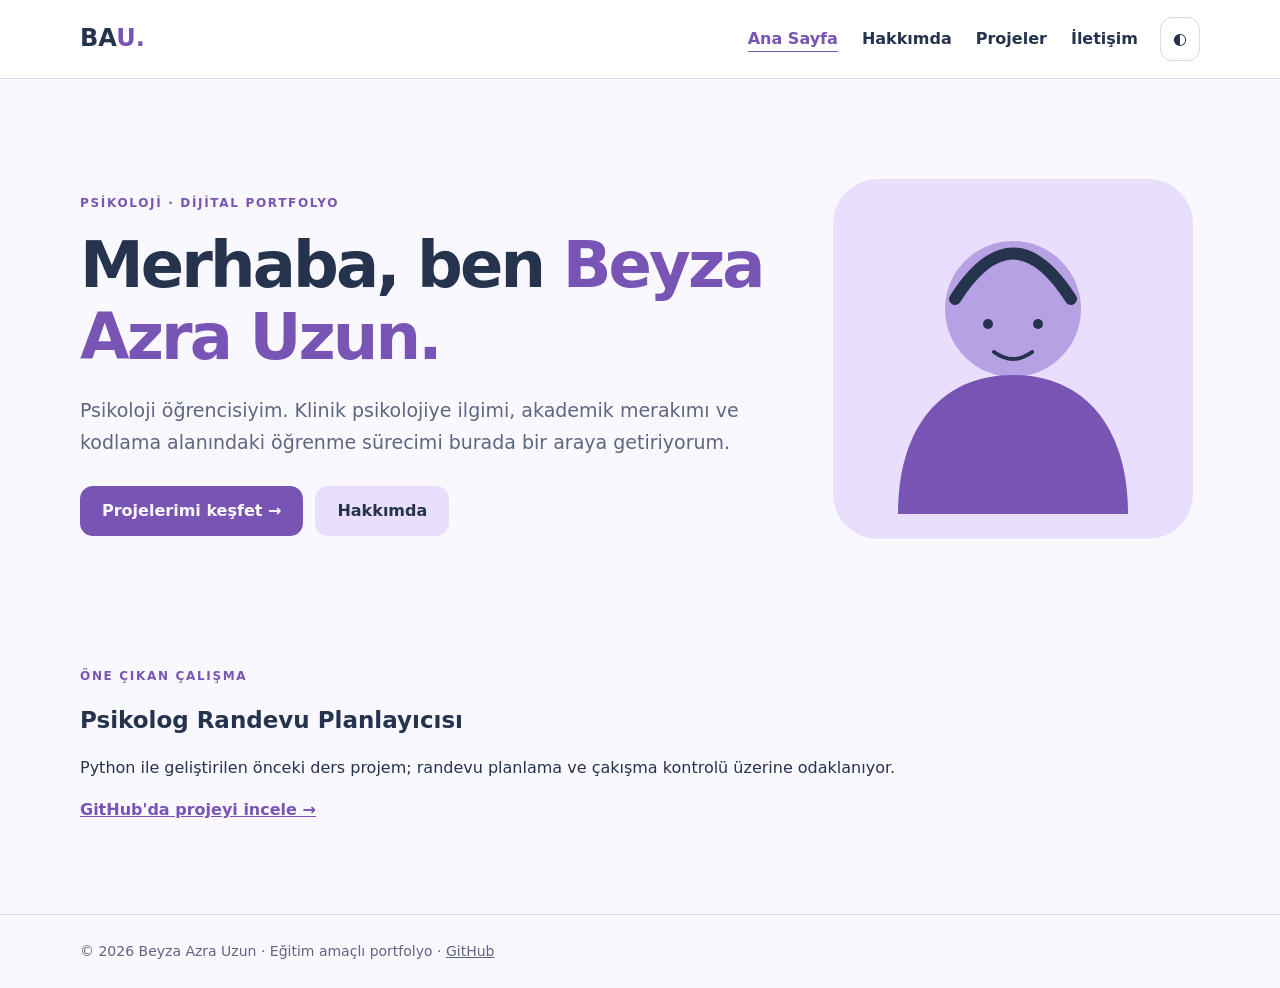
<file: index.html>
<!doctype html><html lang="tr"><head><meta charset="utf-8"><meta name="viewport" content="width=device-width,initial-scale=1"><meta name="description" content="Beyza Azra Uzun - psikoloji ve klinik psikoloji odaklı öğrenci portfolyosu"><title>Ana Sayfa | Beyza Azra Uzun</title><link rel="stylesheet" href="style.css"><script src="script.js" defer></script></head><body><a class="skip" href="#icerik">İçeriğe atla</a><header class="header"><div class="shell navwrap"><a class="brand" href="index.html">BA<span>U.</span></a><button class="menu-toggle" type="button" aria-controls="menu" aria-expanded="false">Menü <span aria-hidden="true">☰</span></button><nav id="menu" aria-label="Ana menü"><a href="index.html" aria-current="page" >Ana Sayfa</a><a href="hakkimda.html" >Hakkımda</a><a href="projeler.html" >Projeler</a><a href="iletisim.html" >İletişim</a></nav><button class="theme-toggle" type="button" aria-label="Koyu temaya geç" aria-pressed="false">◐</button></div></header><main id="icerik" tabindex="-1" class="shell"><section class="hero"><div><p class="eyebrow">PSİKOLOJİ · DİJİTAL PORTFOLYO</p><h1>Merhaba, ben <span>Beyza Azra Uzun.</span></h1><p class="lead">Psikoloji öğrencisiyim. Klinik psikolojiye ilgimi, akademik merakımı ve kodlama alanındaki öğrenme sürecimi burada bir araya getiriyorum.</p><div class="actions"><a class="btn" href="projeler.html">Projelerimi keşfet →</a><a class="btn secondary" href="hakkimda.html">Hakkımda</a></div></div><img class="avatar" src="assets/avatar.svg" alt="Beyza Azra Uzun için hazırlanmış soyut, lila tonlarında avatar çizimi"></section><section class="section"><p class="eyebrow">ÖNE ÇIKAN ÇALIŞMA</p><h2>Psikolog Randevu Planlayıcısı</h2><p>Python ile geliştirilen önceki ders projem; randevu planlama ve çakışma kontrolü üzerine odaklanıyor.</p><a class="textlink" href="https://github.com/azrauzun1/Psikolog-randevu-planlay-c-">GitHub'da projeyi incele →</a></section></main><footer class="footer"><div class="shell">© 2026 Beyza Azra Uzun · Eğitim amaçlı portfolyo · <a href="https://github.com/azrauzun1" rel="noopener noreferrer">GitHub</a></div></footer></body></html>
</file>
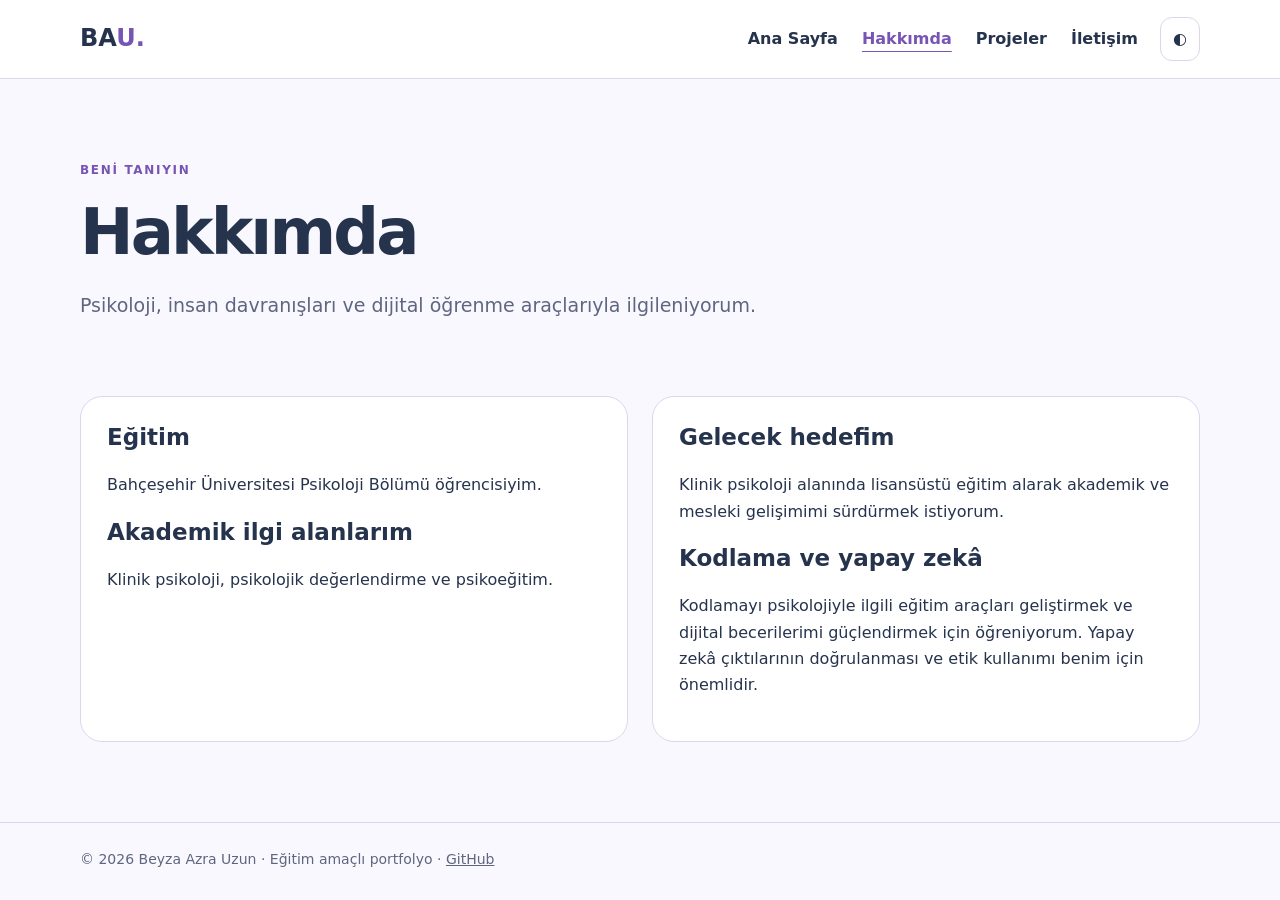
<file: hakkimda.html>
<!doctype html><html lang="tr"><head><meta charset="utf-8"><meta name="viewport" content="width=device-width,initial-scale=1"><meta name="description" content="Beyza Azra Uzun - psikoloji ve klinik psikoloji odaklı öğrenci portfolyosu"><title>Hakkımda | Beyza Azra Uzun</title><link rel="stylesheet" href="style.css"><script src="script.js" defer></script></head><body><a class="skip" href="#icerik">İçeriğe atla</a><header class="header"><div class="shell navwrap"><a class="brand" href="index.html">BA<span>U.</span></a><button class="menu-toggle" type="button" aria-controls="menu" aria-expanded="false">Menü <span aria-hidden="true">☰</span></button><nav id="menu" aria-label="Ana menü"><a href="index.html" >Ana Sayfa</a><a href="hakkimda.html" aria-current="page" >Hakkımda</a><a href="projeler.html" >Projeler</a><a href="iletisim.html" >İletişim</a></nav><button class="theme-toggle" type="button" aria-label="Koyu temaya geç" aria-pressed="false">◐</button></div></header><main id="icerik" tabindex="-1" class="shell"><section class="pagehead"><p class="eyebrow">BENİ TANIYIN</p><h1>Hakkımda</h1><p class="lead">Psikoloji, insan davranışları ve dijital öğrenme araçlarıyla ilgileniyorum.</p></section><section class="two"><article class="panel"><h2>Eğitim</h2><p>Bahçeşehir Üniversitesi Psikoloji Bölümü öğrencisiyim.</p><h2>Akademik ilgi alanlarım</h2><p>Klinik psikoloji, psikolojik değerlendirme ve psikoeğitim.</p></article><article class="panel"><h2>Gelecek hedefim</h2><p>Klinik psikoloji alanında lisansüstü eğitim alarak akademik ve mesleki gelişimimi sürdürmek istiyorum.</p><h2>Kodlama ve yapay zekâ</h2><p>Kodlamayı psikolojiyle ilgili eğitim araçları geliştirmek ve dijital becerilerimi güçlendirmek için öğreniyorum. Yapay zekâ çıktılarının doğrulanması ve etik kullanımı benim için önemlidir.</p></article></section></main><footer class="footer"><div class="shell">© 2026 Beyza Azra Uzun · Eğitim amaçlı portfolyo · <a href="https://github.com/azrauzun1" rel="noopener noreferrer">GitHub</a></div></footer></body></html>
</file>
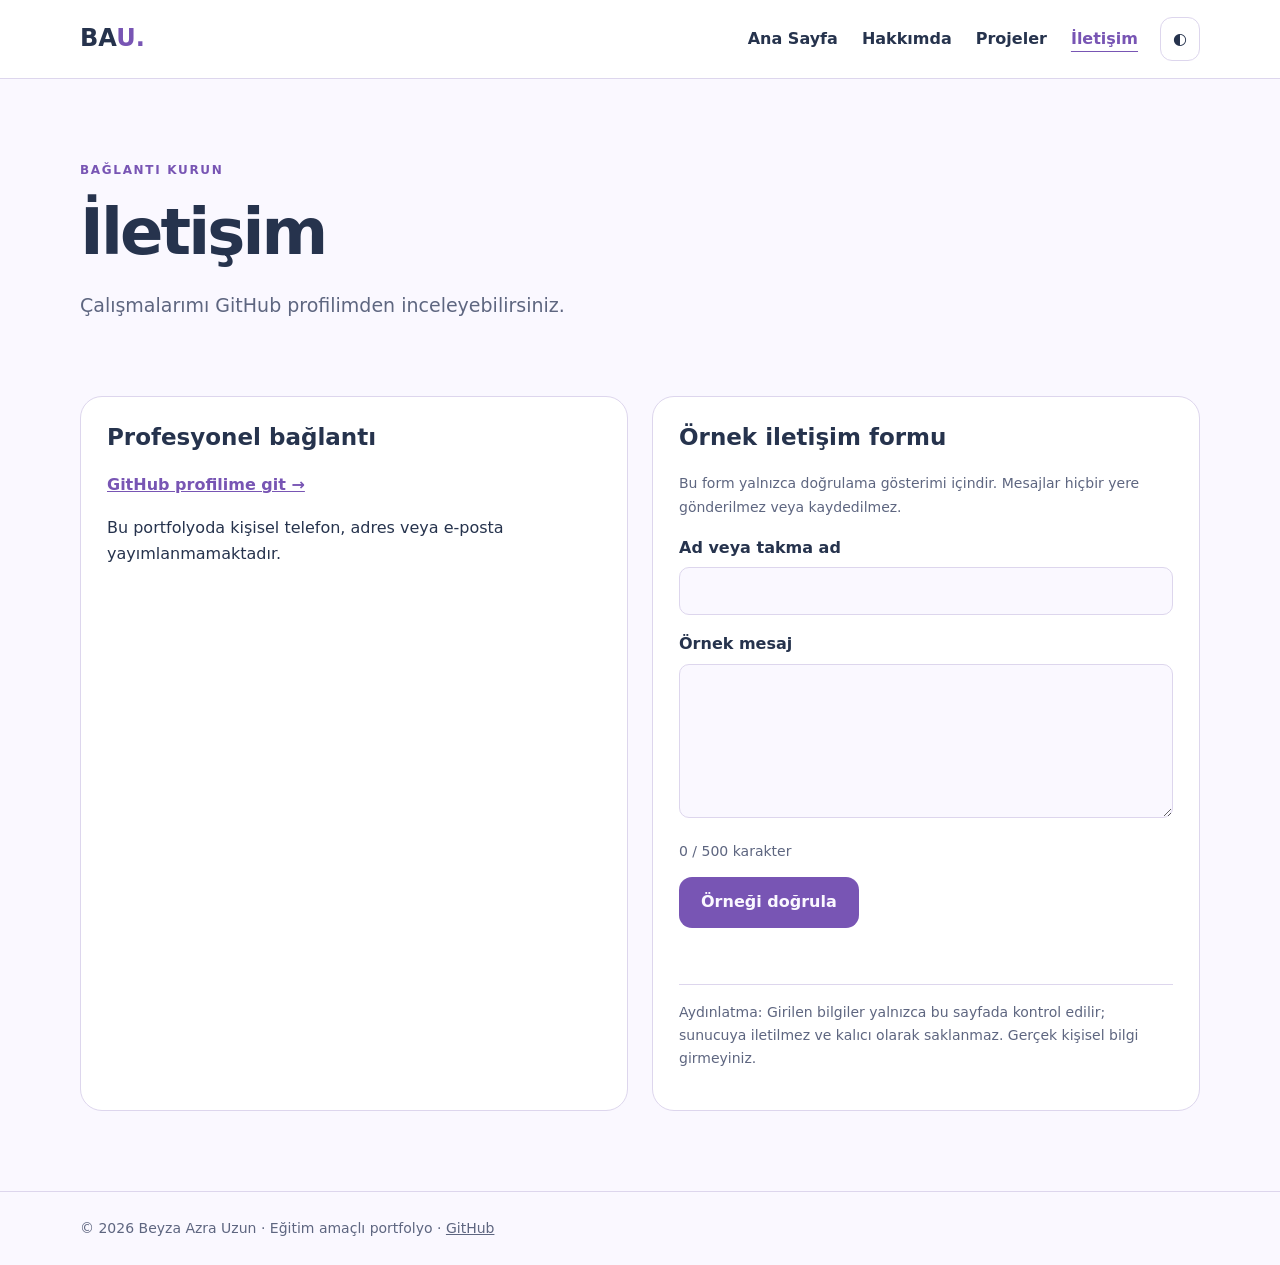
<file: iletisim.html>
<!doctype html><html lang="tr"><head><meta charset="utf-8"><meta name="viewport" content="width=device-width,initial-scale=1"><meta name="description" content="Beyza Azra Uzun - psikoloji ve klinik psikoloji odaklı öğrenci portfolyosu"><title>İletişim | Beyza Azra Uzun</title><link rel="stylesheet" href="style.css"><script src="script.js" defer></script></head><body><a class="skip" href="#icerik">İçeriğe atla</a><header class="header"><div class="shell navwrap"><a class="brand" href="index.html">BA<span>U.</span></a><button class="menu-toggle" type="button" aria-controls="menu" aria-expanded="false">Menü <span aria-hidden="true">☰</span></button><nav id="menu" aria-label="Ana menü"><a href="index.html" >Ana Sayfa</a><a href="hakkimda.html" >Hakkımda</a><a href="projeler.html" >Projeler</a><a href="iletisim.html" aria-current="page" >İletişim</a></nav><button class="theme-toggle" type="button" aria-label="Koyu temaya geç" aria-pressed="false">◐</button></div></header><main id="icerik" tabindex="-1" class="shell"><section class="pagehead"><p class="eyebrow">BAĞLANTI KURUN</p><h1>İletişim</h1><p class="lead">Çalışmalarımı GitHub profilimden inceleyebilirsiniz.</p></section><div class="two"><article class="panel"><h2>Profesyonel bağlantı</h2><p><a class="textlink" href="https://github.com/azrauzun1">GitHub profilime git →</a></p><p>Bu portfolyoda kişisel telefon, adres veya e-posta yayımlanmamaktadır.</p></article><section class="panel"><h2>Örnek iletişim formu</h2><p class="small">Bu form yalnızca doğrulama gösterimi içindir. Mesajlar hiçbir yere gönderilmez veya kaydedilmez.</p><form id="demo-form" novalidate><label for="isim">Ad veya takma ad</label><input id="isim" name="isim" maxlength="60" required autocomplete="off"><label for="mesaj">Örnek mesaj</label><textarea id="mesaj" name="mesaj" rows="5" maxlength="500" required></textarea><p id="counter" class="small">0 / 500 karakter</p><button class="btn" type="submit">Örneği doğrula</button><p id="form-feedback" role="status" aria-live="polite"></p></form><p class="small privacy">Aydınlatma: Girilen bilgiler yalnızca bu sayfada kontrol edilir; sunucuya iletilmez ve kalıcı olarak saklanmaz. Gerçek kişisel bilgi girmeyiniz.</p></section></div></main><footer class="footer"><div class="shell">© 2026 Beyza Azra Uzun · Eğitim amaçlı portfolyo · <a href="https://github.com/azrauzun1" rel="noopener noreferrer">GitHub</a></div></footer></body></html>
</file>
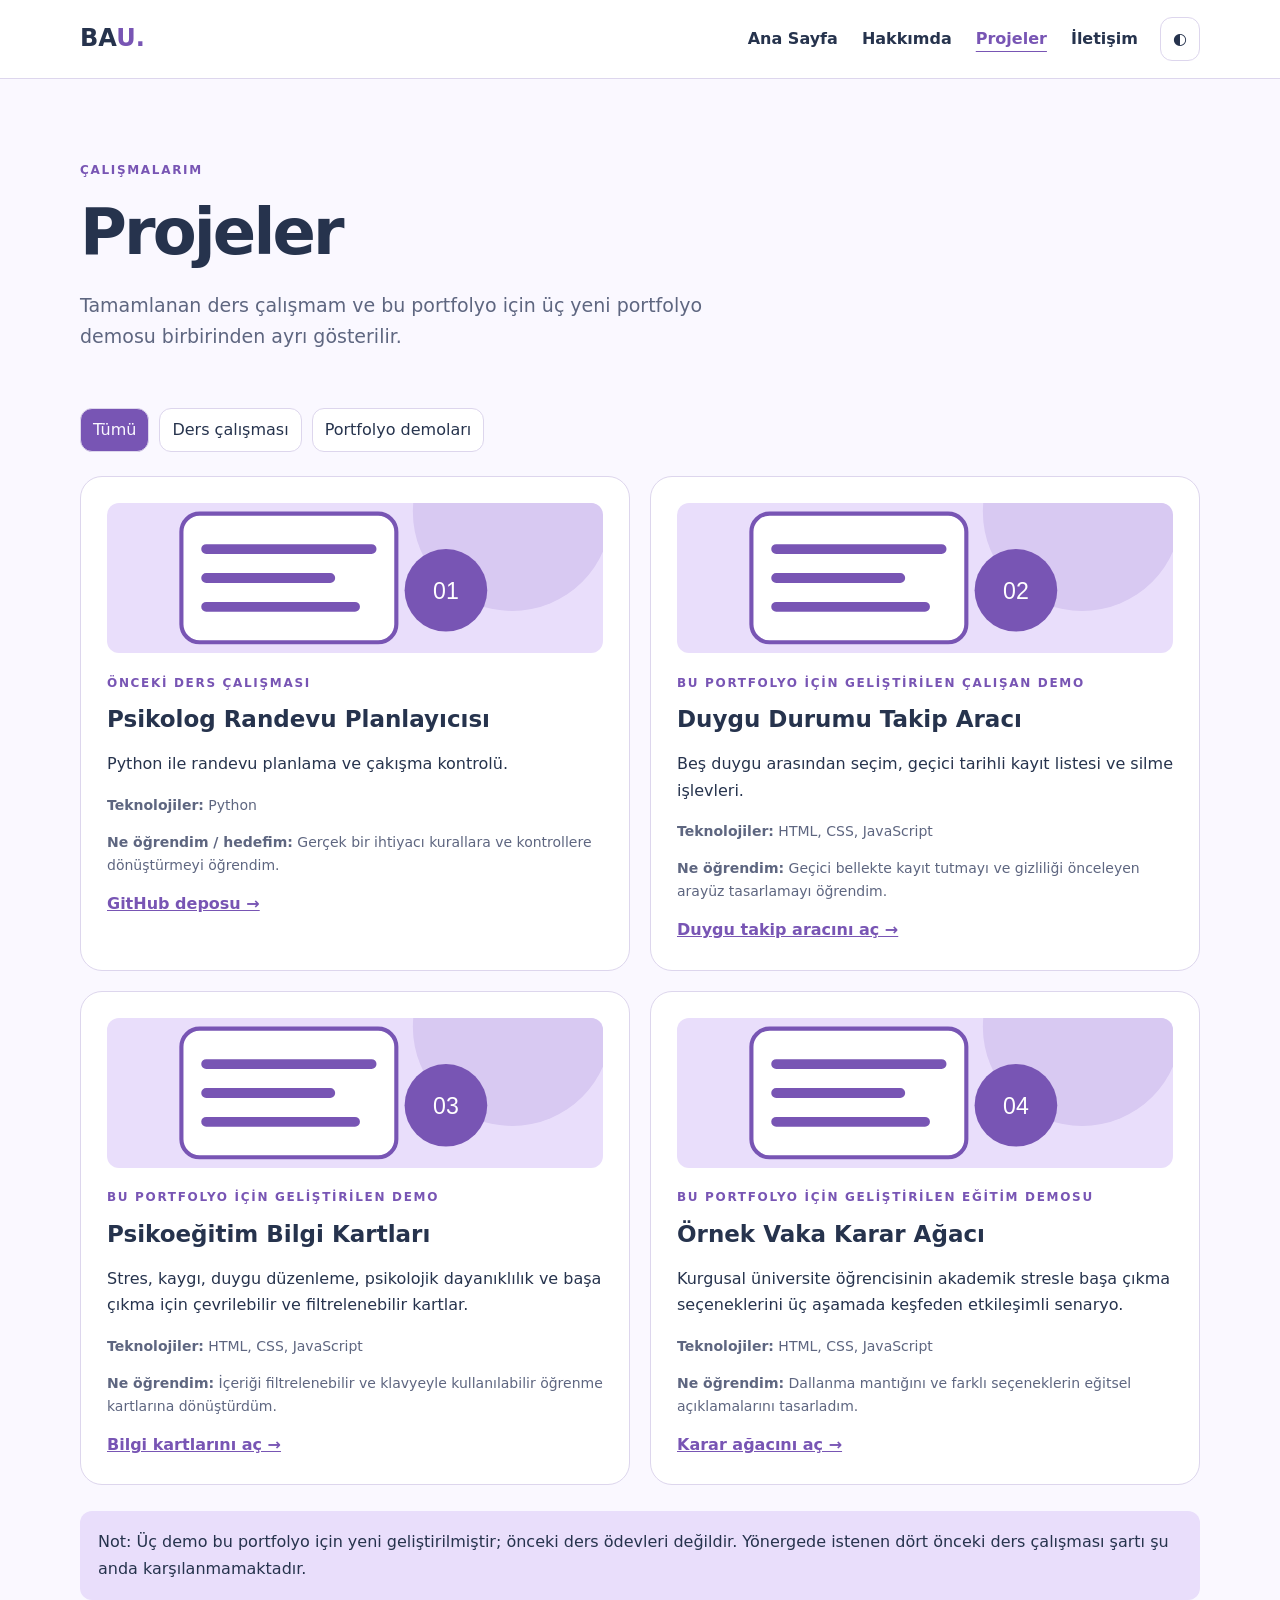
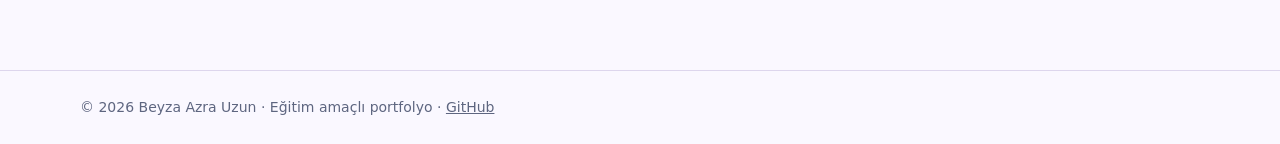
<file: projeler.html>
<!doctype html><html lang="tr"><head><meta charset="utf-8"><meta name="viewport" content="width=device-width,initial-scale=1"><meta name="description" content="Beyza Azra Uzun - psikoloji ve klinik psikoloji odaklı öğrenci portfolyosu"><title>Projeler | Beyza Azra Uzun</title><link rel="stylesheet" href="style.css"><script src="script.js" defer></script></head><body><a class="skip" href="#icerik">İçeriğe atla</a><header class="header"><div class="shell navwrap"><a class="brand" href="index.html">BA<span>U.</span></a><button class="menu-toggle" type="button" aria-controls="menu" aria-expanded="false">Menü <span aria-hidden="true">☰</span></button><nav id="menu" aria-label="Ana menü"><a href="index.html" >Ana Sayfa</a><a href="hakkimda.html" >Hakkımda</a><a href="projeler.html" aria-current="page" >Projeler</a><a href="iletisim.html" >İletişim</a></nav><button class="theme-toggle" type="button" aria-label="Koyu temaya geç" aria-pressed="false">◐</button></div></header><main id="icerik" tabindex="-1" class="shell"><section class="pagehead"><p class="eyebrow">ÇALIŞMALARIM</p><h1>Projeler</h1><p class="lead">Tamamlanan ders çalışmam ve bu portfolyo için üç yeni portfolyo demosu birbirinden ayrı gösterilir.</p></section><div class="filters" role="group" aria-label="Proje filtreleri"><button type="button" data-filter="all" aria-pressed="true">Tümü</button><button type="button" data-filter="real" aria-pressed="false">Ders çalışması</button><button type="button" data-filter="demo" aria-pressed="false">Portfolyo demoları</button></div><div class="projects"><article class="project panel" data-kind="real"><img src="assets/project-1.svg" alt="Psikolog Randevu Planlayıcısı için soyut proje görseli"><div><p class="eyebrow">Önceki ders çalışması</p><h2>Psikolog Randevu Planlayıcısı</h2><p>Python ile randevu planlama ve çakışma kontrolü.</p><p class="small"><strong>Teknolojiler:</strong> Python</p><p class="small"><strong>Ne öğrendim / hedefim:</strong> Gerçek bir ihtiyacı kurallara ve kontrollere dönüştürmeyi öğrendim.</p><a class="textlink" href="https://github.com/azrauzun1/Psikolog-randevu-planlay-c-">GitHub deposu →</a></div></article><article class="project panel" data-kind="demo"><img src="assets/project-2.svg" alt="Duygu Durumu Takip Aracı için soyut proje görseli"><div><p class="eyebrow">Bu portfolyo için geliştirilen çalışan demo</p><h2>Duygu Durumu Takip Aracı</h2><p>Beş duygu arasından seçim, geçici tarihli kayıt listesi ve silme işlevleri.</p><p class="small"><strong>Teknolojiler:</strong> HTML, CSS, JavaScript</p><p class="small"><strong>Ne öğrendim:</strong> Geçici bellekte kayıt tutmayı ve gizliliği önceleyen arayüz tasarlamayı öğrendim.</p><a class="textlink" href="projeler/duygu-takip.html">Duygu takip aracını aç →</a></div></article><article class="project panel" data-kind="demo"><img src="assets/project-3.svg" alt="Psikoeğitim Bilgi Kartları için soyut proje görseli"><div><p class="eyebrow">Bu portfolyo için geliştirilen demo</p><h2>Psikoeğitim Bilgi Kartları</h2><p>Stres, kaygı, duygu düzenleme, psikolojik dayanıklılık ve başa çıkma için çevrilebilir ve filtrelenebilir kartlar.</p><p class="small"><strong>Teknolojiler:</strong> HTML, CSS, JavaScript</p><p class="small"><strong>Ne öğrendim:</strong> İçeriği filtrelenebilir ve klavyeyle kullanılabilir öğrenme kartlarına dönüştürdüm.</p><a class="textlink" href="projeler/psikoegitim.html">Bilgi kartlarını aç →</a></div></article><article class="project panel" data-kind="demo"><img src="assets/project-4.svg" alt="Örnek Vaka Karar Ağacı için soyut proje görseli"><div><p class="eyebrow">Bu portfolyo için geliştirilen eğitim demosu</p><h2>Örnek Vaka Karar Ağacı</h2><p>Kurgusal üniversite öğrencisinin akademik stresle başa çıkma seçeneklerini üç aşamada keşfeden etkileşimli senaryo.</p><p class="small"><strong>Teknolojiler:</strong> HTML, CSS, JavaScript</p><p class="small"><strong>Ne öğrendim:</strong> Dallanma mantığını ve farklı seçeneklerin eğitsel açıklamalarını tasarladım.</p><a class="textlink" href="projeler/vaka.html">Karar ağacını aç →</a></div></article></div><p class="notice">Not: Üç demo bu portfolyo için yeni geliştirilmiştir; önceki ders ödevleri değildir. Yönergede istenen dört önceki ders çalışması şartı şu anda karşılanmamaktadır.</p></main><footer class="footer"><div class="shell">© 2026 Beyza Azra Uzun · Eğitim amaçlı portfolyo · <a href="https://github.com/azrauzun1" rel="noopener noreferrer">GitHub</a></div></footer></body></html>
</file>
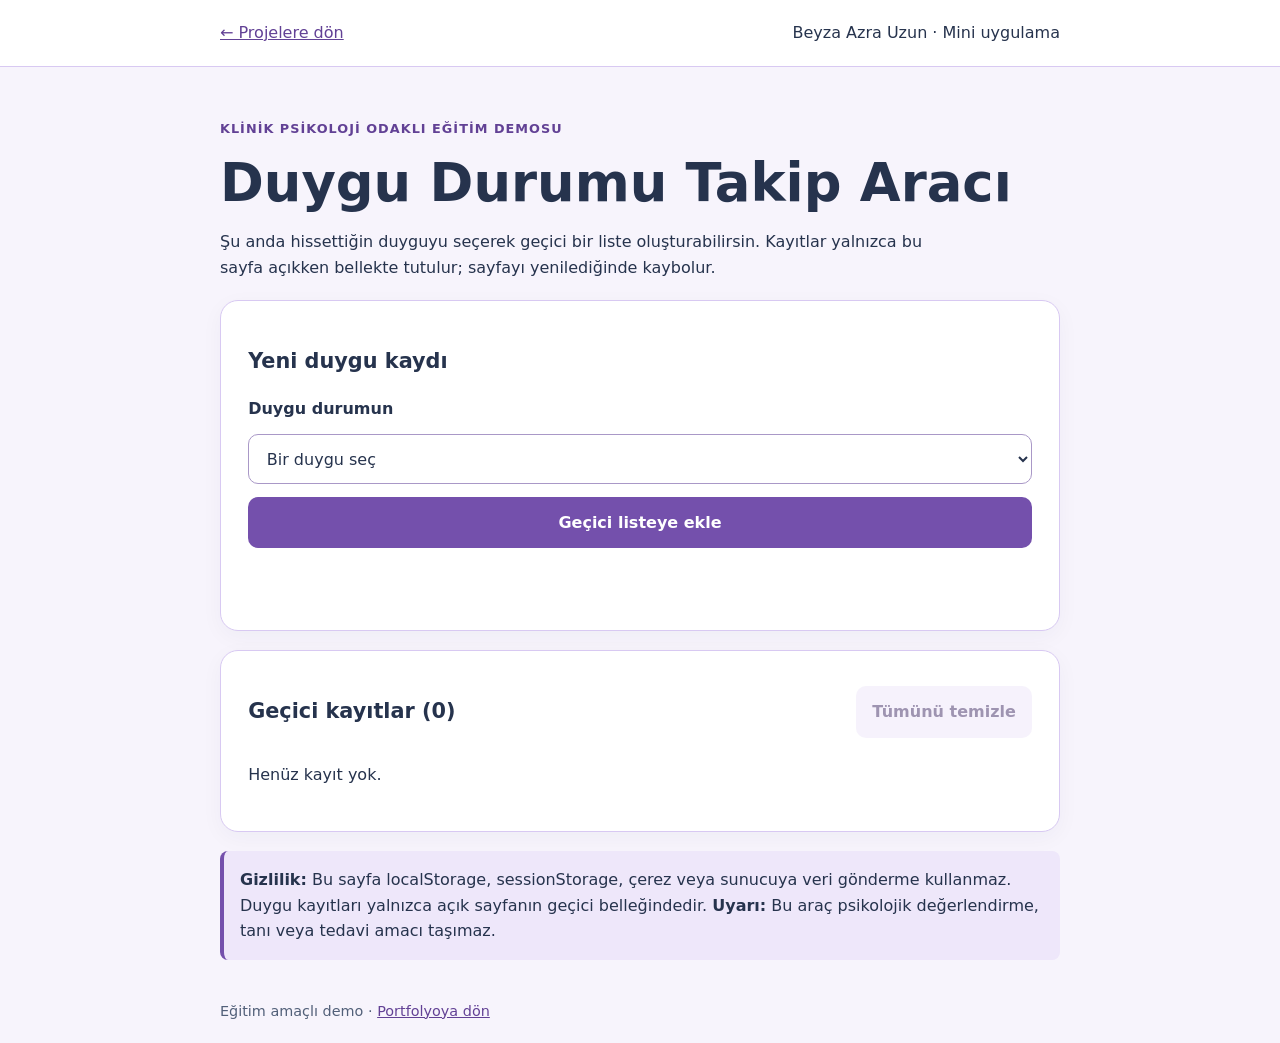
<file: projeler/duygu-takip.html>
<!doctype html><html lang="tr"><head><meta charset="utf-8"><meta name="viewport" content="width=device-width, initial-scale=1"><title>Duygu Durumu Takip Aracı | Beyza Azra Uzun</title><link rel="stylesheet" href="duygu.css"><script src="duygu.js" defer></script></head><body><a class="skip" href="#icerik">İçeriğe atla</a><header><div class="wrap head"><a href="../projeler.html">← Projelere dön</a><span>Beyza Azra Uzun · Mini uygulama</span></div></header><main id="icerik" class="wrap" tabindex="-1"><p class="eyebrow">KLİNİK PSİKOLOJİ ODAKLI EĞİTİM DEMOSU</p><h1>Duygu Durumu Takip Aracı</h1><p class="intro">Şu anda hissettiğin duyguyu seçerek geçici bir liste oluşturabilirsin. Kayıtlar yalnızca bu sayfa açıkken bellekte tutulur; sayfayı yenilediğinde kaybolur.</p><section class="panel" aria-labelledby="form-title"><h2 id="form-title">Yeni duygu kaydı</h2><form id="mood-form"><label for="mood">Duygu durumun</label><select id="mood" name="mood" required><option value="">Bir duygu seç</option><option value="mutluluk">Mutluluk</option><option value="üzüntü">Üzüntü</option><option value="kaygı">Kaygı</option><option value="sakinlik">Sakinlik</option><option value="öfke">Öfke</option></select><button type="submit">Geçici listeye ekle</button></form><p id="feedback" class="feedback" role="status" aria-live="polite"></p></section><section class="panel" aria-labelledby="list-title"><div class="list-head"><h2 id="list-title">Geçici kayıtlar <span id="count" aria-label="Kayıt sayısı">(0)</span></h2><button id="clear" type="button" class="secondary" disabled>Tümünü temizle</button></div><p id="empty">Henüz kayıt yok.</p><ul id="records" aria-label="Duygu kayıtları"></ul></section><aside class="notice"><strong>Gizlilik:</strong> Bu sayfa localStorage, sessionStorage, çerez veya sunucuya veri gönderme kullanmaz. Duygu kayıtları yalnızca açık sayfanın geçici belleğindedir. <strong>Uyarı:</strong> Bu araç psikolojik değerlendirme, tanı veya tedavi amacı taşımaz.</aside></main><footer class="wrap">Eğitim amaçlı demo · <a href="../index.html">Portfolyoya dön</a></footer></body></html>
</file>
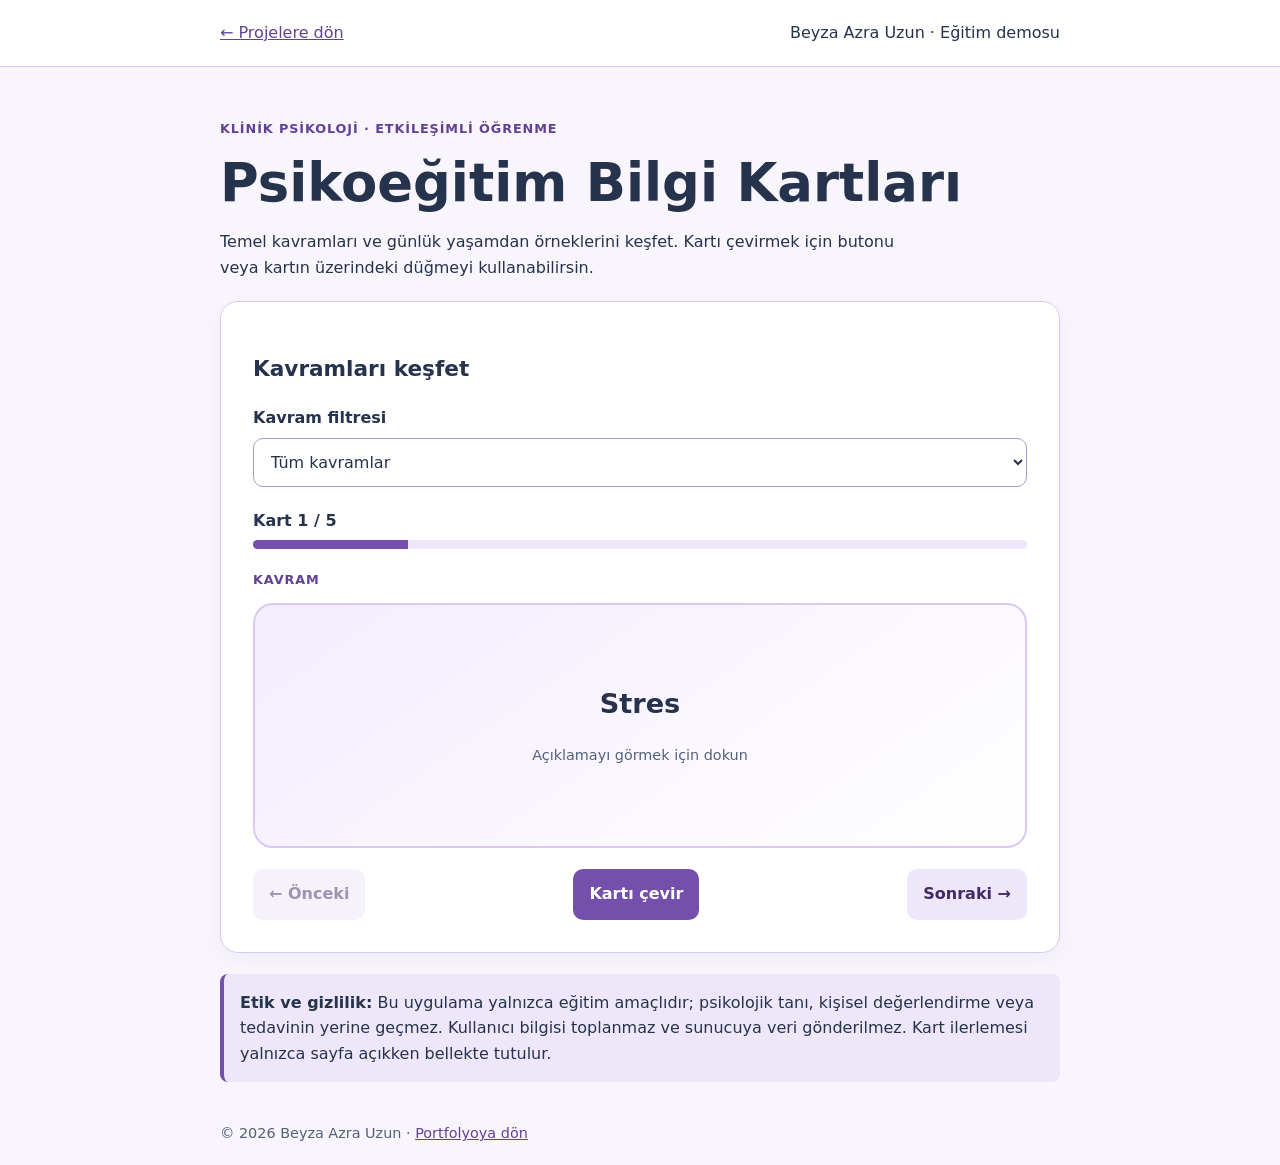
<file: projeler/psikoegitim.html>
<!doctype html>
<html lang="tr"><head><meta charset="utf-8"><meta name="viewport" content="width=device-width, initial-scale=1"><meta name="description" content="Klinik psikoloji temel kavramları için eğitim amaçlı etkileşimli bilgi kartları"><title>Psikoeğitim Bilgi Kartları | Beyza Azra Uzun</title><link rel="stylesheet" href="psikoegitim.css"><script src="psikoegitim.js" defer></script></head>
<body><a class="skip" href="#icerik">İçeriğe atla</a><header><div class="wrap top"><a href="../projeler.html">← Projelere dön</a><span>Beyza Azra Uzun · Eğitim demosu</span></div></header>
<main class="wrap" id="icerik" tabindex="-1"><p class="eyebrow">KLİNİK PSİKOLOJİ · ETKİLEŞİMLİ ÖĞRENME</p><h1>Psikoeğitim Bilgi Kartları</h1><p class="intro">Temel kavramları ve günlük yaşamdan örneklerini keşfet. Kartı çevirmek için butonu veya kartın üzerindeki düğmeyi kullanabilirsin.</p>
<section class="panel" aria-labelledby="study-title"><h2 id="study-title">Kavramları keşfet</h2><label for="topic">Kavram filtresi</label><select id="topic"><option value="all">Tüm kavramlar</option><option value="stres">Stres</option><option value="kaygi">Kaygı</option><option value="duygu">Duygu düzenleme</option><option value="dayaniklilik">Psikolojik dayanıklılık</option><option value="basa-cikma">Başa çıkma</option></select>
<p class="progress" id="progress" role="status" aria-live="polite" aria-atomic="true">Kart 1 / 5</p><div class="track" aria-hidden="true"><div id="progress-bar"></div></div>
<div class="flashcard"><p class="eyebrow" id="card-type">KAVRAM</p><button type="button" id="card" class="card-button" aria-label="Kartın açıklamasını göster" aria-pressed="false"><span id="card-text">Stres</span><span class="hint" id="card-hint">Açıklamayı görmek için dokun</span></button></div>
<div class="controls"><button id="previous" type="button" class="secondary">← Önceki</button><button id="flip" type="button">Kartı çevir</button><button id="next" type="button" class="secondary">Sonraki →</button></div><p class="screenreader" id="announcement" aria-live="polite" aria-atomic="true"></p></section>
<aside class="notice"><strong>Etik ve gizlilik:</strong> Bu uygulama yalnızca eğitim amaçlıdır; psikolojik tanı, kişisel değerlendirme veya tedavinin yerine geçmez. Kullanıcı bilgisi toplanmaz ve sunucuya veri gönderilmez. Kart ilerlemesi yalnızca sayfa açıkken bellekte tutulur.</aside>
</main><footer class="wrap">© 2026 Beyza Azra Uzun · <a href="../index.html">Portfolyoya dön</a></footer></body></html>
</file>
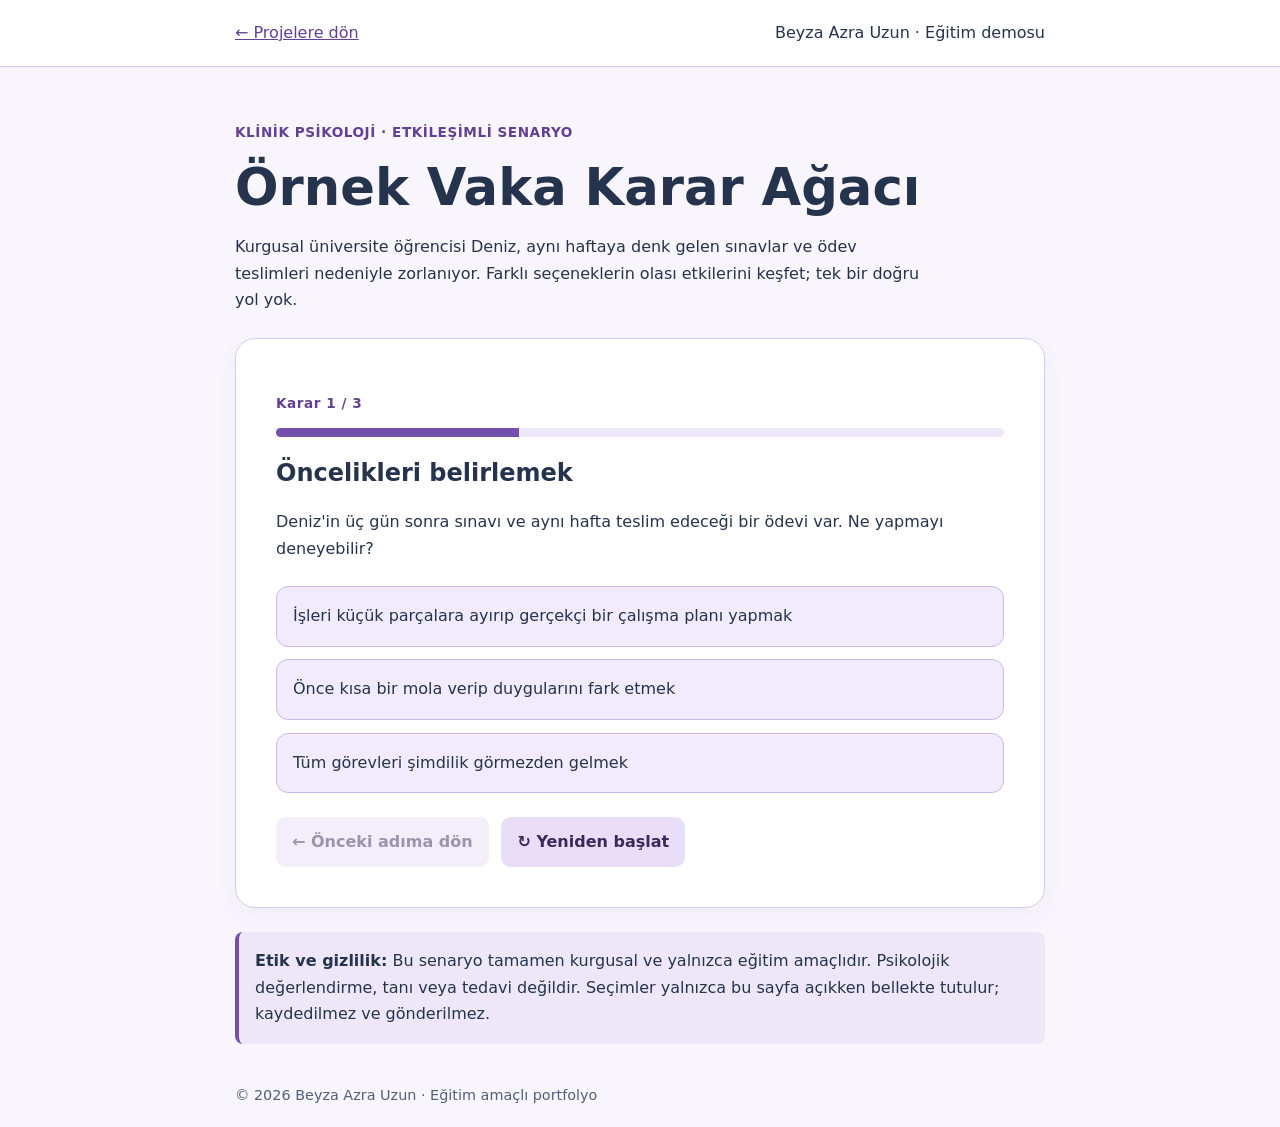
<file: projeler/vaka.html>
<!doctype html><html lang="tr"><head><meta charset="utf-8"><meta name="viewport" content="width=device-width,initial-scale=1"><meta name="description" content="Akademik stresle başa çıkma üzerine kurgusal, eğitim amaçlı karar ağacı"><title>Örnek Vaka Karar Ağacı | Beyza Azra Uzun</title><link rel="stylesheet" href="vaka.css"><script src="vaka.js" defer></script></head><body><a class="skip" href="#icerik">İçeriğe atla</a><header><div class="wrap top"><a href="../projeler.html">← Projelere dön</a><span>Beyza Azra Uzun · Eğitim demosu</span></div></header><main class="wrap" id="icerik" tabindex="-1"><p class="eyebrow">KLİNİK PSİKOLOJİ · ETKİLEŞİMLİ SENARYO</p><h1>Örnek Vaka Karar Ağacı</h1><p class="intro">Kurgusal üniversite öğrencisi Deniz, aynı haftaya denk gelen sınavlar ve ödev teslimleri nedeniyle zorlanıyor. Farklı seçeneklerin olası etkilerini keşfet; tek bir doğru yol yok.</p><section class="panel" aria-labelledby="stage-title"><p id="progress" class="eyebrow" aria-live="polite">Karar 1 / 3</p><div class="track" aria-hidden="true"><div id="progress-bar"></div></div><h2 id="stage-title">Senaryo yükleniyor…</h2><p id="story"></p><div id="options" class="options" role="group" aria-label="Bu aşamadaki seçenekler"></div><div id="feedback" class="feedback" role="status" aria-live="polite" hidden></div><div class="controls"><button id="back" class="secondary" type="button" disabled>← Önceki adıma dön</button><button id="restart" class="secondary" type="button">↻ Yeniden başlat</button></div></section><aside class="notice"><strong>Etik ve gizlilik:</strong> Bu senaryo tamamen kurgusal ve yalnızca eğitim amaçlıdır. Psikolojik değerlendirme, tanı veya tedavi değildir. Seçimler yalnızca bu sayfa açıkken bellekte tutulur; kaydedilmez ve gönderilmez.</aside></main><footer class="wrap">© 2026 Beyza Azra Uzun · Eğitim amaçlı portfolyo</footer></body></html>
</file>
<file: style.css>
:root{color-scheme:light;--bg:#faf8ff;--surface:#fff;--ink:#26334d;--muted:#5e6680;--accent:#7855b4;--soft:#e9defb;--border:#ddd6ed}*{box-sizing:border-box}html{scroll-behavior:smooth}body{margin:0;background:var(--bg);color:var(--ink);font:16px/1.65 system-ui,-apple-system,BlinkMacSystemFont,"Segoe UI",sans-serif}body.dark{color-scheme:dark;--bg:#171b2a;--surface:#22283b;--ink:#f5f2ff;--muted:#c7c1d6;--accent:#c5a8ff;--soft:#34304b;--border:#4b4860}a{color:inherit}button,input,textarea{font:inherit}button{cursor:pointer}a:focus-visible,button:focus-visible,input:focus-visible,textarea:focus-visible{outline:3px solid #d08e31;outline-offset:3px}.shell{width:min(1120px,calc(100% - 40px));margin:auto}.skip{position:absolute;left:12px;top:-90px;background:var(--surface);padding:12px;z-index:9}.skip:focus{top:12px}.header{border-bottom:1px solid var(--border);background:var(--surface)}.navwrap{min-height:78px;display:flex;align-items:center;gap:22px}.brand{text-decoration:none;font-size:24px;font-weight:800;margin-right:auto}.brand span{color:var(--accent)}nav{display:flex;gap:24px}nav a{text-decoration:none;font-weight:600}nav a[aria-current]{color:var(--accent);text-decoration:underline;text-underline-offset:7px}.theme-toggle,.menu-toggle,.filters button{border:1px solid var(--border);background:var(--surface);color:var(--ink);border-radius:12px;padding:8px 12px}.menu-toggle{display:none}main{min-height:65vh}.hero{display:grid;grid-template-columns:1.3fr .7fr;gap:50px;align-items:center;padding:100px 0 80px}.eyebrow{color:var(--accent);font-size:12px;letter-spacing:.14em;font-weight:800;text-transform:uppercase}h1{font-size:clamp(36px,5vw,66px);line-height:1.13;letter-spacing:-.045em;margin:15px 0 22px}h1 span{color:var(--accent)}h2{font-size:23px;line-height:1.3}.lead{font-size:19px;color:var(--muted);max-width:690px}.avatar{width:100%;max-width:360px;justify-self:center}.actions{display:flex;gap:12px;flex-wrap:wrap;margin-top:28px}.btn{display:inline-block;background:var(--accent);color:var(--bg);text-decoration:none;border:0;padding:12px 22px;border-radius:13px;font-weight:700}.btn.secondary{background:var(--soft);color:var(--ink)}.section{padding:36px 0 90px}.pagehead{padding:70px 0 36px}.two{display:grid;grid-template-columns:1fr 1fr;gap:24px;margin:20px 0 80px}.panel{background:var(--surface);border:1px solid var(--border);border-radius:22px;padding:26px}.panel h2:first-child{margin-top:0}.filters{display:flex;gap:10px;flex-wrap:wrap;margin:0 0 24px}.filters [aria-pressed=true]{background:var(--accent);color:var(--bg)}.projects{display:grid;grid-template-columns:1fr 1fr;gap:20px}.project img{width:100%;height:150px;object-fit:cover;border-radius:12px}.project h2{margin:8px 0}.small,.pending{font-size:14px;color:var(--muted)}.textlink{color:var(--accent);font-weight:700}.notice{margin:26px 0 70px;padding:18px;background:var(--soft);border-radius:12px}.footer{border-top:1px solid var(--border);padding:25px 0;color:var(--muted);font-size:14px}label{display:block;font-weight:700;margin:16px 0 6px}input,textarea{width:100%;background:var(--bg);border:1px solid var(--border);border-radius:10px;color:var(--ink);padding:10px}#form-feedback{min-height:1.5em;font-weight:700}.privacy{border-top:1px solid var(--border);padding-top:16px}@media(max-width:820px){.hero{grid-template-columns:1fr;padding:65px 0}.avatar{max-width:260px}.projects{grid-template-columns:1fr}.navwrap{flex-wrap:wrap;padding:14px 0}.menu-toggle{display:block}nav{display:none;order:5;width:100%;flex-direction:column;gap:0}nav.open{display:flex}nav a{padding:10px 0}.two{grid-template-columns:1fr}}@media(max-width:480px){.shell{width:min(100% - 28px,1120px)}.hero{gap:22px;padding:45px 0}.lead{font-size:17px}.panel{padding:18px}.pagehead{padding:45px 0 20px}.actions .btn{width:100%;text-align:center}}@media(prefers-reduced-motion:reduce){html{scroll-behavior:auto}}
</file>
<file: projeler/duygu.css>
:root{color-scheme:light;--bg:#f7f4fc;--ink:#26334d;--accent:#7450ac;--border:#d8c9f2;--panel:#fff}*{box-sizing:border-box}body{margin:0;background:var(--bg);color:var(--ink);font:16px/1.6 system-ui,-apple-system,sans-serif}a{color:#624195}a:focus-visible,button:focus-visible,select:focus-visible{outline:3px solid #a36bdb;outline-offset:3px}.skip{position:absolute;left:-9999px}.skip:focus{left:1rem;top:1rem;z-index:5;background:white;padding:.5rem}.wrap{max-width:880px;margin:auto;padding:1.25rem}.head{display:flex;justify-content:space-between;gap:1rem;align-items:center}header{background:white;border-bottom:1px solid var(--border)}h1{font-size:clamp(2rem,5vw,3.3rem);line-height:1.15;margin:.5rem 0}h2{font-size:1.3rem}.eyebrow{font-size:.8rem;font-weight:800;letter-spacing:.08em;color:#624195}.intro{max-width:70ch}.panel{background:var(--panel);border:1px solid var(--border);border-radius:18px;padding:1.3rem;margin:1.2rem 0;box-shadow:0 6px 22px #26334d0a}form{display:grid;gap:.8rem}label{font-weight:650}select{padding:.85rem;border:1px solid #a998c7;border-radius:10px;font:inherit;background:white;color:var(--ink)}button{background:var(--accent);color:white;border:0;border-radius:10px;padding:.8rem 1rem;font:inherit;font-weight:650;cursor:pointer}button:disabled{opacity:.5;cursor:not-allowed}.secondary{background:#eee7fa;color:#402b65}.feedback{min-height:1.4em}.list-head{display:flex;align-items:center;justify-content:space-between;gap:1rem}ul{padding:0;list-style:none}li{display:flex;align-items:center;justify-content:space-between;gap:1rem;border-top:1px solid var(--border);padding:.8rem 0}.record-info{display:grid}.record-info time{font-size:.85rem;color:#526079}.delete{background:#eee7fa;color:#402b65}.notice{padding:1rem;border-left:4px solid var(--accent);background:#eee7fa;border-radius:8px}footer{font-size:.9rem;color:#526079}@media(max-width:600px){.head{align-items:flex-start;flex-direction:column}.list-head{align-items:flex-start;flex-direction:column}.panel{padding:1rem}li{align-items:flex-start;flex-direction:column}}@media(min-width:900px){main.wrap{padding-top:2.5rem}.panel{padding:1.7rem}}
</file>
<file: projeler/psikoegitim.css>
:root{color-scheme:light;--bg:#f8f5fd;--ink:#26334d;--accent:#7450ac;--border:#d8c9f2;--panel:#fff}*{box-sizing:border-box}body{margin:0;background:var(--bg);color:var(--ink);font:16px/1.6 system-ui,-apple-system,sans-serif}a{color:#624195}a:focus-visible,button:focus-visible,select:focus-visible{outline:3px solid #a36bdb;outline-offset:4px}.skip{position:absolute;left:-9999px}.skip:focus{left:1rem;top:1rem;z-index:10;background:white;padding:.5rem}.wrap{max-width:880px;margin:auto;padding:1.25rem}.top{display:flex;justify-content:space-between;align-items:center;gap:1rem}header{background:white;border-bottom:1px solid var(--border)}h1{font-size:clamp(2rem,5vw,3.3rem);line-height:1.15;margin:.5rem 0}h2{font-size:1.35rem}.eyebrow{font-size:.8rem;font-weight:800;letter-spacing:.07em;color:#624195}.intro{max-width:70ch}.panel{background:var(--panel);border:1px solid var(--border);border-radius:18px;padding:1.5rem;margin:1.3rem 0;box-shadow:0 6px 22px #26334d0a}label{display:block;font-weight:700;margin:.5rem 0}select{width:100%;padding:.8rem;border:1px solid #a998c7;border-radius:10px;font:inherit;color:var(--ink);background:white}.progress{font-weight:700;margin:1.3rem 0 .4rem}.track{height:9px;border-radius:20px;background:#eee7fa;overflow:hidden}.track>div{height:100%;width:20%;background:var(--accent);transition:width .2s}.flashcard{margin:1.3rem 0}.card-button{display:flex;flex-direction:column;justify-content:center;align-items:center;text-align:center;gap:1.2rem;width:100%;min-height:245px;background:linear-gradient(145deg,#f4ecff,#fff);color:var(--ink);border:2px solid var(--border);border-radius:20px;padding:1.5rem;cursor:pointer}.card-button #card-text{font-size:clamp(1.2rem,3vw,1.7rem);font-weight:750;line-height:1.5}.card-button .hint{font-size:.9rem;color:#53627b;font-weight:500}.controls{display:flex;gap:.6rem;flex-wrap:wrap;justify-content:space-between}button{font:inherit;font-weight:700;border:0;border-radius:10px;padding:.8rem 1rem;background:var(--accent);color:white;cursor:pointer}.secondary{background:#eee7fa;color:#402b65}button:disabled{opacity:.5;cursor:not-allowed}.notice{padding:1rem;border-left:4px solid var(--accent);background:#eee7fa;border-radius:8px}.screenreader{position:absolute;width:1px;height:1px;overflow:hidden;clip-path:inset(50%);white-space:nowrap}footer{font-size:.9rem;color:#526079}@media(max-width:600px){.top{flex-direction:column;align-items:flex-start}.panel{padding:1rem}.controls{display:grid;grid-template-columns:1fr 1fr}.controls #flip{grid-column:1/-1;grid-row:1}.card-button{min-height:270px}}@media(min-width:900px){main.wrap{padding-top:2.5rem}.panel{padding:2rem}}@media(prefers-reduced-motion:reduce){.track>div{transition:none}}
</file>
<file: projeler/vaka.css>
:root{--bg:#f8f5fd;--ink:#26334d;--accent:#7450ac;--border:#d8c9f2}*{box-sizing:border-box}body{margin:0;background:var(--bg);color:var(--ink);font:16px/1.65 system-ui,-apple-system,sans-serif}a{color:#624195}a:focus-visible,button:focus-visible{outline:3px solid #a36bdb;outline-offset:4px}.skip{position:absolute;left:-9999px}.skip:focus{left:1rem;top:1rem;background:white;padding:.6rem;z-index:3}.wrap{max-width:850px;margin:auto;padding:1.25rem}.top{display:flex;align-items:center;justify-content:space-between;gap:1rem}header{background:white;border-bottom:1px solid var(--border)}h1{font-size:clamp(2rem,5vw,3.2rem);line-height:1.2;margin:.5rem 0}h2{line-height:1.35}.eyebrow{font-size:.85rem;font-weight:800;color:#624195;letter-spacing:.04em}.intro{max-width:68ch}.panel{margin:1.5rem 0;padding:2rem;background:white;border:1px solid var(--border);border-radius:20px;box-shadow:0 8px 25px #26334d0b}.track{height:9px;background:#eee7fa;border-radius:12px;overflow:hidden}.track>div{width:33.33%;height:100%;background:var(--accent);transition:width .2s}.options{display:grid;gap:.8rem;margin:1.5rem 0}.options button{width:100%;text-align:left;background:#f2eafd;border:1px solid #cbb8e9;color:#26334d;border-radius:12px;padding:1rem;font:inherit;cursor:pointer}.options button:hover{background:#e7d8fa}.options button:disabled{opacity:.75;cursor:default}.options button.chosen{border:2px solid #7450ac;background:#e7d8fa;font-weight:700}.feedback{border-left:4px solid var(--accent);background:#f3edfc;border-radius:9px;padding:1rem;margin:1rem 0}.controls{display:flex;flex-wrap:wrap;gap:.8rem;margin-top:1.5rem}.controls button{border:0;border-radius:10px;background:var(--accent);color:white;font:inherit;font-weight:700;padding:.75rem 1rem;cursor:pointer}.controls .secondary{background:#e8def7;color:#3c295c}.controls button:disabled{opacity:.5;cursor:not-allowed}.notice{background:#eee7fa;border-left:4px solid var(--accent);border-radius:8px;padding:1rem}footer{font-size:.9rem;color:#526079}@media(max-width:600px){.top{align-items:flex-start;flex-direction:column}.panel{padding:1rem}.controls{flex-direction:column}.controls button{width:100%}}@media(min-width:900px){main.wrap{padding-top:2.5rem}.panel{padding:2.5rem}}@media(prefers-reduced-motion:reduce){.track>div{transition:none}}
</file>
